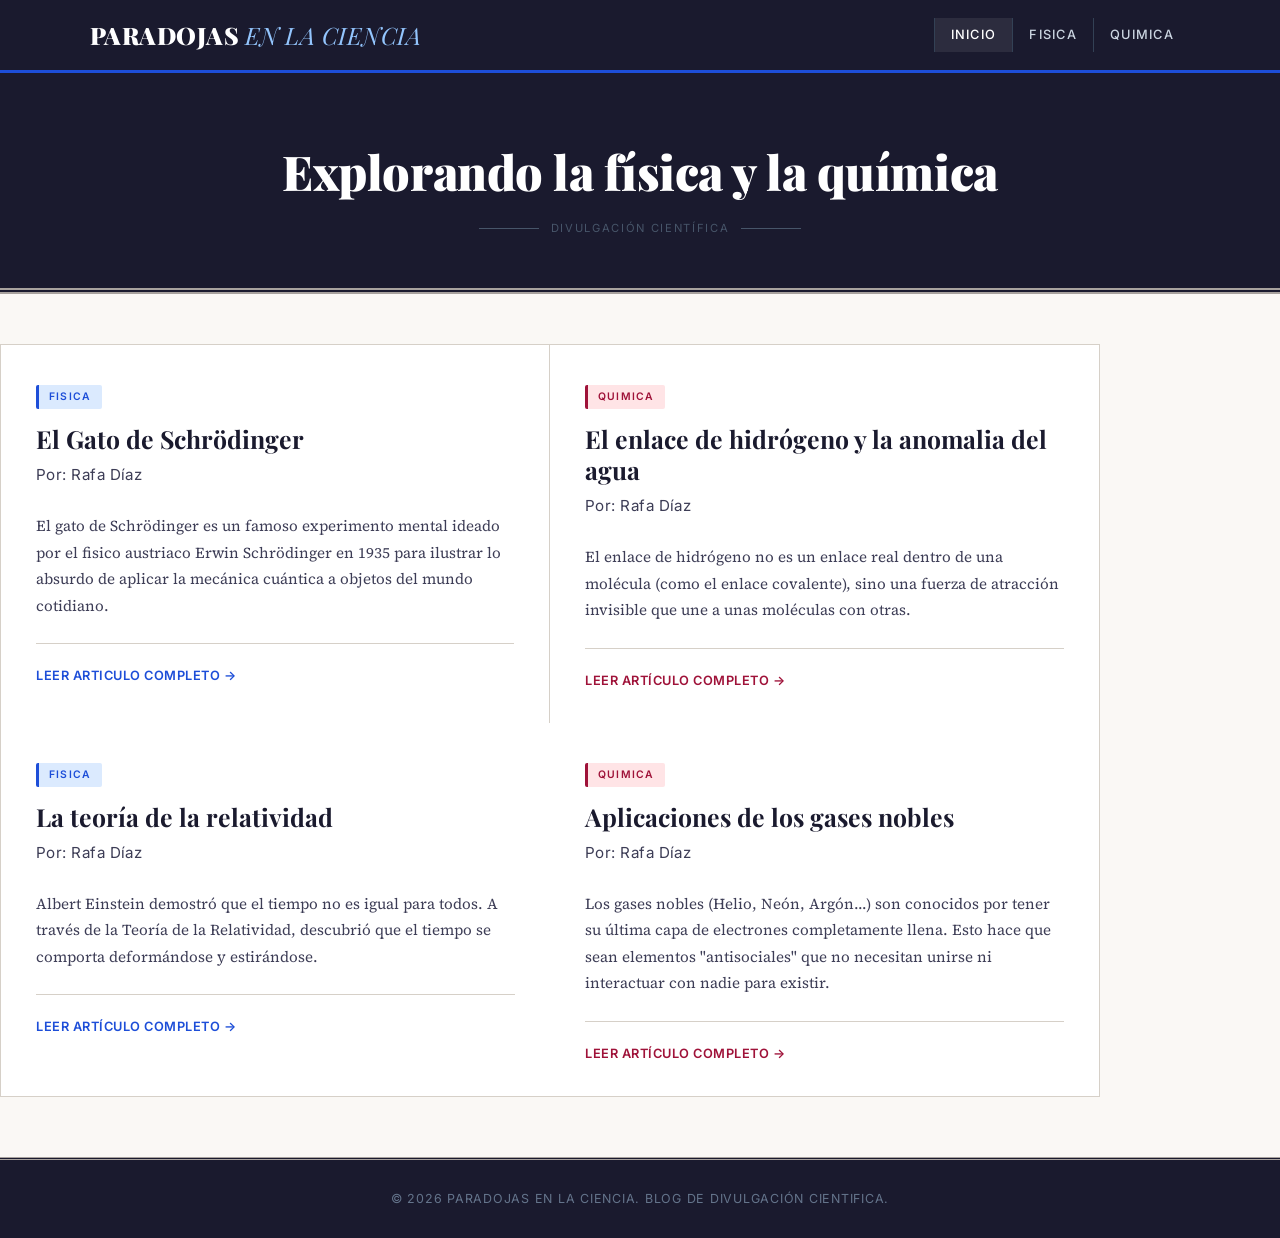
<file: index.html>
<!DOCTYPE html>
<html lang="es">
<head>
    <meta charset="UTF-8">
    <meta name="viewport" content="width=device-width, initial-scale=1.0">
    <title>Paradojas en la ciencia</title>
    <link rel="stylesheet" href="style.css">
</head>
<body>

    <header class="main-header">
        <div class="container header-flex">
            <div class="logo">
                <h1>Paradojas <span>en la ciencia</span></h1>
            </div>
            <nav class="main-nav">
                <ul>
                    <li><a href="index.html" class="nav-active">Inicio</a></li>
                    <li><a href="fisica.html">Fisica</a></li>
                    <li><a href="quimica.html">Quimica</a></li>
                </ul>
            </nav>
        </div>
    </header>

    <section class="hero-section">
        <div class="container">
            <h2>Explorando la física y la química</h2>
            <div class="hero-rule">Divulgación Científica</div>
        </div>
    </section>

    <main class="container grid-sections">

        <section class="card-topic">
            <span class="badge label-fisica">Fisica</span>
            <div class="card-body">
                <h3>El Gato de Schrödinger</h3>
                <p class="author-tag">Por: Rafa Díaz</p>
                <p>El gato de Schrödinger es un famoso experimento mental ideado por el fisico austriaco Erwin Schrödinger en 1935 para ilustrar lo absurdo de aplicar la mecánica cuántica a objetos del mundo cotidiano.</p>
                <div class="featured-link-box">
                    <a href="articulo-fisica.html" class="link-btn btn-fisica">Leer articulo completo &rarr;</a>
                </div>
            </div>
        </section>

        <section class="card-topic">
            <span class="badge label-quimica">Quimica</span>
            <div class="card-body">
                <h3>El enlace de hidrógeno y la anomalia del agua</h3>
                <p class="author-tag">Por: Rafa Díaz</p>
                <p>El enlace de hidrógeno no es un enlace real dentro de una molécula (como el enlace covalente), sino una fuerza de atracción invisible que une a unas moléculas con otras.</p>
                <div class="featured-link-box">
                    <a href="articulo-quimica.html" class="link-btn btn-quimica">Leer artículo completo &rarr;</a>
                </div>
            </div>
        </section>

        <section class="card-topic">
            <span class="badge label-fisica">Fisica</span>
            <div class="card-body">
                <h3>La teoría de la relatividad</h3>
                <p class="author-tag">Por: Rafa Díaz</p>
                <p>Albert Einstein demostró que el tiempo no es igual para todos. A través de la Teoría de la Relatividad, descubrió que el tiempo se comporta deformándose y estirándose.</p>
                <div class="featured-link-box">
                    <a href="articulo-relatividad.html" class="link-btn btn-fisica">Leer artículo completo &rarr;</a>
                </div>
            </div>
        </section>

        <section class="card-topic">
            <span class="badge label-quimica">Quimica</span>
            <div class="card-body">
                <h3>Aplicaciones de los gases nobles</h3>
                <p class="author-tag">Por: Rafa Díaz</p>
                <p>Los gases nobles (Helio, Neón, Argón…) son conocidos por tener su última capa de electrones completamente llena. Esto hace que sean elementos "antisociales" que no necesitan unirse ni interactuar con nadie para existir.</p>
                <div class="featured-link-box">
                    <a href="articulo-gases-nobles.html" class="link-btn btn-quimica">Leer artículo completo &rarr;</a>
                </div>
            </div>
        </section>

    </main>

    <footer class="main-footer">
        <p>&copy; 2026 Paradojas en la ciencia. Blog de divulgación cientifica.</p>
    </footer>

</body>
</html>
</file>
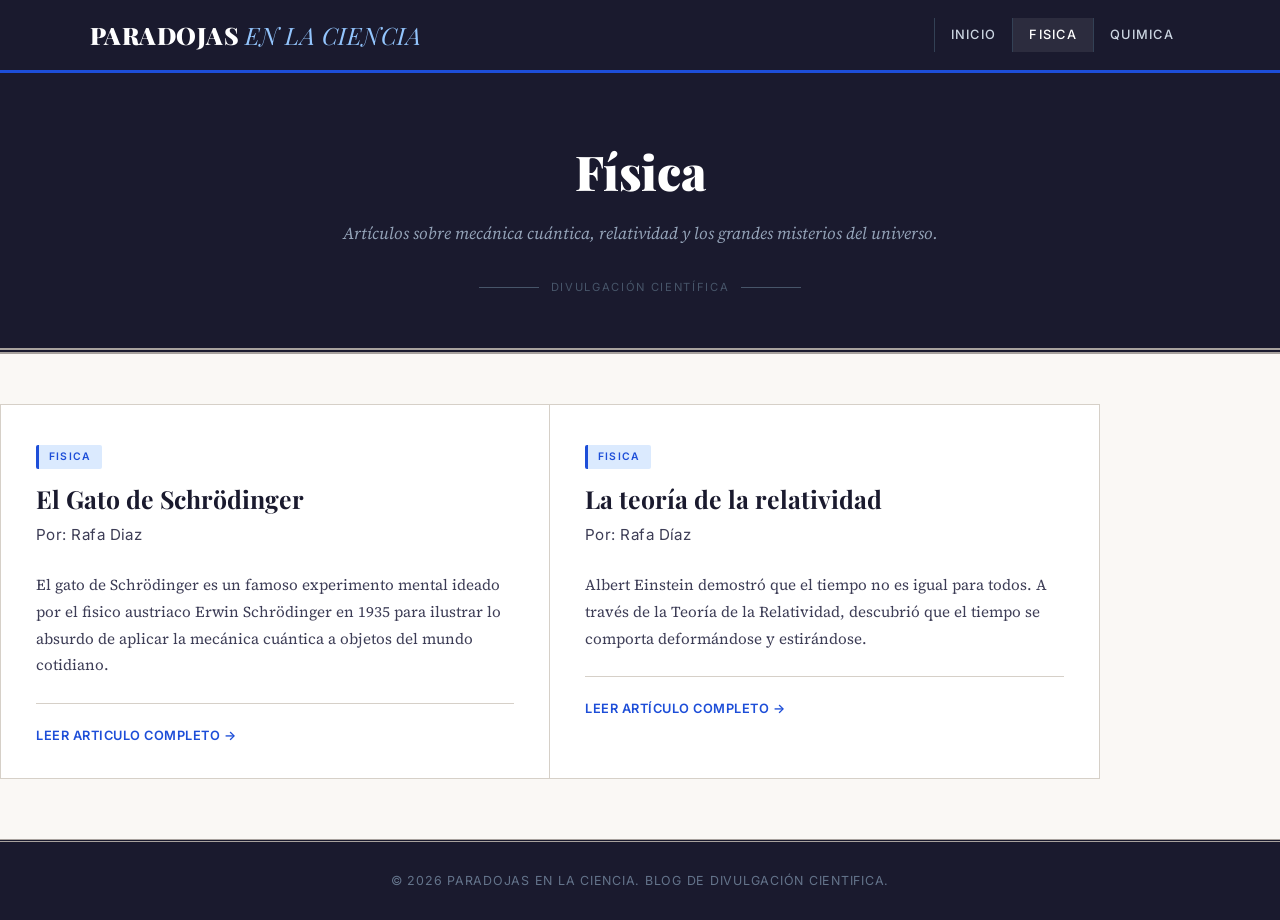
<file: fisica.html>
<!DOCTYPE html>
<html lang="es">
<head>
    <meta charset="UTF-8">
    <meta name="viewport" content="width=device-width, initial-scale=1.0">
    <title>Física — Paradojas en la ciencia</title>
    <link rel="stylesheet" href="style.css">
</head>
<body>

    <header class="main-header">
        <div class="container header-flex">
            <div class="logo">
                <h1>Paradojas <span>en la ciencia</span></h1>
            </div>
            <nav class="main-nav">
                <ul>
                    <li><a href="index.html">Inicio</a></li>
                    <li><a href="fisica.html" class="nav-active">Fisica</a></li>
                    <li><a href="quimica.html">Quimica</a></li>
                </ul>
            </nav>
        </div>
    </header>

    <section class="hero-section">
        <div class="container">
            <h2>Física</h2>
            <p class="hero-tagline">Artículos sobre mecánica cuántica, relatividad y los grandes misterios del universo.</p>
            <div class="hero-rule">Divulgación Científica</div>
        </div>
    </section>

    <main class="container grid-sections">

        <section class="card-topic">
            <span class="badge label-fisica">Fisica</span>
            <div class="card-body">
                <h3>El Gato de Schrödinger</h3>
                <p class="author-tag">Por: Rafa Diaz</p>
                <p>El gato de Schrödinger es un famoso experimento mental ideado por el fisico austriaco Erwin Schrödinger en 1935 para ilustrar lo absurdo de aplicar la mecánica cuántica a objetos del mundo cotidiano.</p>
                <div class="featured-link-box">
                    <a href="articulo-fisica.html" class="link-btn btn-fisica">Leer articulo completo &rarr;</a>
                </div>
            </div>
        </section>

        <section class="card-topic">
            <span class="badge label-fisica">Fisica</span>
            <div class="card-body">
                <h3>La teoría de la relatividad</h3>
                <p class="author-tag">Por: Rafa Díaz</p>
                <p>Albert Einstein demostró que el tiempo no es igual para todos. A través de la Teoría de la Relatividad, descubrió que el tiempo se comporta deformándose y estirándose.</p>
                <div class="featured-link-box">
                    <a href="articulo-relatividad.html" class="link-btn btn-fisica">Leer artículo completo &rarr;</a>
                </div>
            </div>
        </section>

        <!-- Añade aquí nuevas tarjetas de artículos de Física -->

    </main>

    <footer class="main-footer">
        <p>&copy; 2026 Paradojas en la ciencia. Blog de divulgación cientifica.</p>
    </footer>

</body>
</html>
</file>
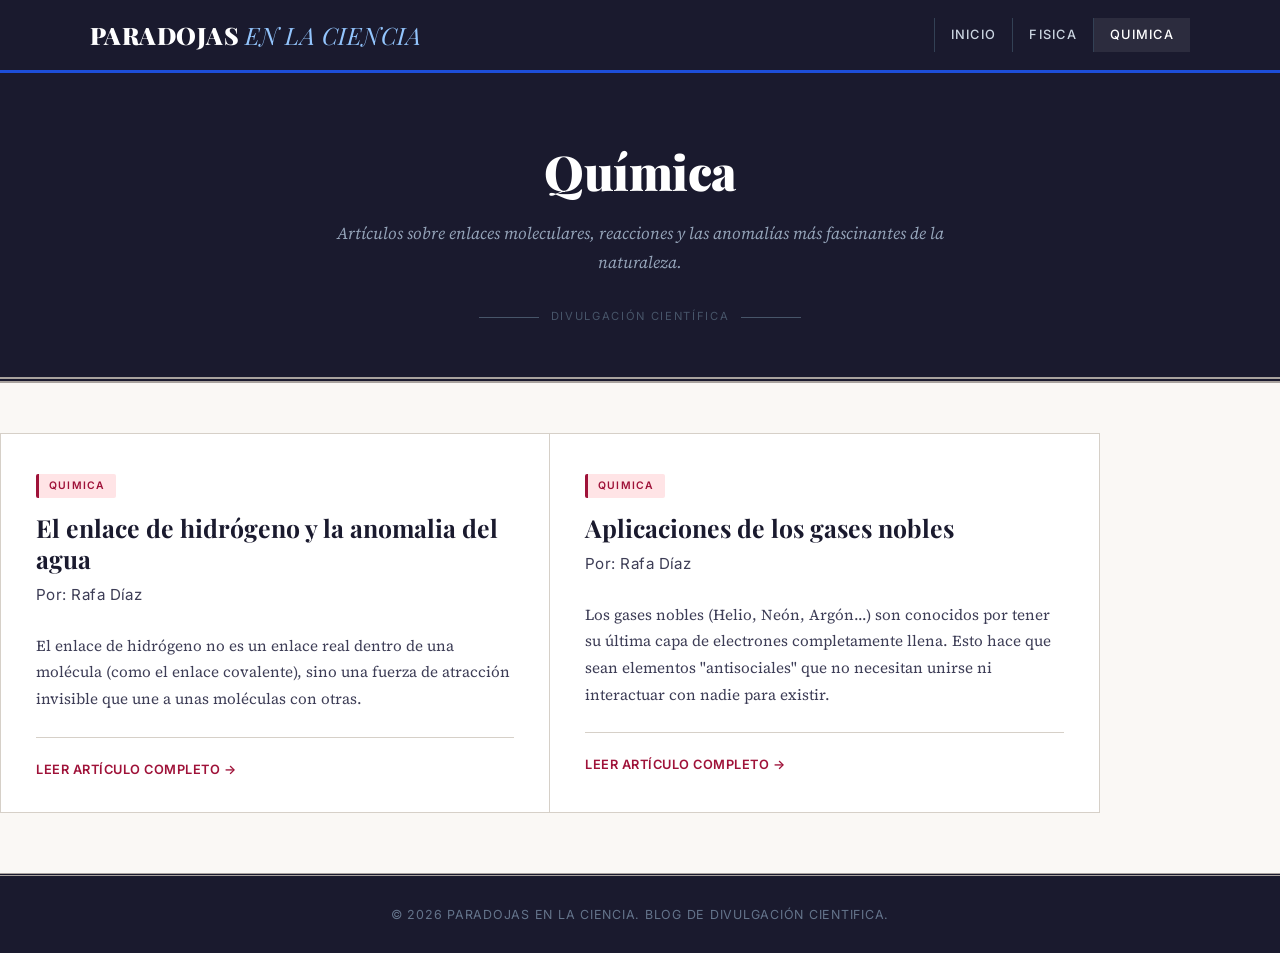
<file: quimica.html>
<!DOCTYPE html>
<html lang="es">
<head>
    <meta charset="UTF-8">
    <meta name="viewport" content="width=device-width, initial-scale=1.0">
    <title>Química — Paradojas en la ciencia</title>
    <link rel="stylesheet" href="style.css">
</head>
<body>

    <header class="main-header">
        <div class="container header-flex">
            <div class="logo">
                <h1>Paradojas <span>en la ciencia</span></h1>
            </div>
            <nav class="main-nav">
                <ul>
                    <li><a href="index.html">Inicio</a></li>
                    <li><a href="fisica.html">Fisica</a></li>
                    <li><a href="quimica.html" class="nav-active">Quimica</a></li>
                </ul>
            </nav>
        </div>
    </header>

    <section class="hero-section">
        <div class="container">
            <h2>Química</h2>
            <p class="hero-tagline">Artículos sobre enlaces moleculares, reacciones y las anomalías más fascinantes de la naturaleza.</p>
            <div class="hero-rule">Divulgación Científica</div>
        </div>
    </section>

    <main class="container grid-sections">

        <section class="card-topic">
            <span class="badge label-quimica">Quimica</span>
            <div class="card-body">
                <h3>El enlace de hidrógeno y la anomalia del agua</h3>
                <p class="author-tag">Por: Rafa Díaz</p>
                <p>El enlace de hidrógeno no es un enlace real dentro de una molécula (como el enlace covalente), sino una fuerza de atracción invisible que une a unas moléculas con otras.</p>
                <div class="featured-link-box">
                    <a href="articulo-quimica.html" class="link-btn btn-quimica">Leer artículo completo &rarr;</a>
                </div>
            </div>
        </section>

        <section class="card-topic">
            <span class="badge label-quimica">Quimica</span>
            <div class="card-body">
                <h3>Aplicaciones de los gases nobles</h3>
                <p class="author-tag">Por: Rafa Díaz</p>
                <p>Los gases nobles (Helio, Neón, Argón…) son conocidos por tener su última capa de electrones completamente llena. Esto hace que sean elementos "antisociales" que no necesitan unirse ni interactuar con nadie para existir.</p>
                <div class="featured-link-box">
                    <a href="articulo-gases-nobles.html" class="link-btn btn-quimica">Leer artículo completo &rarr;</a>
                </div>
            </div>
        </section>

        <!-- Añade aquí nuevas tarjetas de artículos de Química -->

    </main>

    <footer class="main-footer">
        <p>&copy; 2026 Paradojas en la ciencia. Blog de divulgación cientifica.</p>
    </footer>

</body>
</html>
</file>
<file: style.css>
/* ==========================================================================
   PALETA: "Revista Científica"
   Fondo: Crema / Blanco papel (#faf8f5)
   Texto: Tinta profunda (#1a1a2e)
   Acento Física: Azul académico (#1d4ed8)
   Acento Química: Burdeos (#9f1239)
   Borde / Líneas: Gris cálido (#d6d0c8)
   ========================================================================== */

@import url('https://fonts.googleapis.com/css2?family=Playfair+Display:ital,wght@0,400;0,700;0,900;1,400&family=Source+Serif+4:ital,wght@0,300;0,400;0,600;1,300;1,400&family=Inter:wght@400;500;600&display=swap');

:root {
    --paper-bg: #faf8f5;
    --paper-alt: #f0ede8;
    --ink-deep: #1a1a2e;
    --ink-mid: #3d3d56;
    --ink-light: #7a7a94;
    --fisica-blue: #1d4ed8;
    --fisica-light: #dbeafe;
    --quimica-red: #9f1239;
    --quimica-light: #ffe4e6;
    --rule-color: #d6d0c8;
    --rule-dark: #a8a29e;
    --white: #ffffff;
}

* {
    margin: 0;
    padding: 0;
    box-sizing: border-box;
}

body {
    background-color: var(--paper-bg);
    color: var(--ink-deep);
    font-family: 'Source Serif 4', Georgia, serif;
    line-height: 1.75;
}

.container {
    width: 90%;
    max-width: 1100px;
    margin: 0 auto;
}

/* ── CABECERA ── */
.main-header {
    background-color: var(--ink-deep);
    position: sticky;
    top: 0;
    z-index: 100;
    padding: 0;
    border-bottom: 3px solid var(--fisica-blue);
}

.header-flex {
    display: flex;
    justify-content: space-between;
    align-items: center;
    padding: 14px 0;
}

.logo h1 {
    font-family: 'Playfair Display', serif;
    font-size: 1.5rem;
    font-weight: 900;
    color: var(--white);
    letter-spacing: 0.02em;
    text-transform: uppercase;
}

.logo h1 span {
    color: #93c5fd;
    font-style: italic;
    font-weight: 400;
}

.main-nav ul {
    display: flex;
    list-style: none;
    gap: 0;
}

.main-nav ul li a {
    color: #cbd5e1;
    text-decoration: none;
    font-family: 'Inter', sans-serif;
    font-size: 0.8rem;
    font-weight: 500;
    letter-spacing: 0.1em;
    text-transform: uppercase;
    padding: 6px 16px;
    border-left: 1px solid #334155;
    transition: color 0.2s, background-color 0.2s;
    display: block;
}

.main-nav ul li a:hover,
.main-nav ul li a.nav-active {
    color: var(--white);
    background-color: rgba(255,255,255,0.08);
}

/* ── HERO ── */
.hero-section {
    background-color: var(--ink-deep);
    padding: 70px 0 50px;
    text-align: center;
    border-bottom: 6px double var(--rule-dark);
}

.hero-section h2 {
    font-family: 'Playfair Display', serif;
    font-size: 3rem;
    font-weight: 900;
    color: var(--white);
    line-height: 1.2;
    margin-bottom: 18px;
    letter-spacing: -0.01em;
}

.hero-tagline {
    font-family: 'Source Serif 4', serif;
    font-size: 1.05rem;
    font-style: italic;
    color: #94a3b8;
    max-width: 620px;
    margin: 0 auto 30px;
}

.hero-rule {
    display: flex;
    align-items: center;
    justify-content: center;
    gap: 12px;
    color: #475569;
    font-family: 'Inter', sans-serif;
    font-size: 0.7rem;
    letter-spacing: 0.15em;
    text-transform: uppercase;
}

.hero-rule::before,
.hero-rule::after {
    content: '';
    display: block;
    width: 60px;
    height: 1px;
    background-color: #475569;
}

/* ── GRID PRINCIPAL ── */
.grid-sections {
    display: grid;
    grid-template-columns: 1fr 1fr;
    gap: 0;
    margin: 50px 0 60px;
    border: 1px solid var(--rule-color);
}

/* ── TARJETAS ── */
.card-topic {
    padding: 35px 35px 30px;
    position: relative;
    background-color: var(--white);
    transition: background-color 0.2s;
}

.card-topic:first-child {
    border-right: 1px solid var(--rule-color);
}

.card-topic:hover {
    background-color: var(--paper-bg);
}

.badge {
    display: inline-block;
    padding: 3px 10px;
    border-radius: 2px;
    font-family: 'Inter', sans-serif;
    font-size: 0.65rem;
    font-weight: 600;
    letter-spacing: 0.12em;
    text-transform: uppercase;
    margin-bottom: 14px;
}

.label-fisica {
    background-color: var(--fisica-light);
    color: var(--fisica-blue);
    border-left: 3px solid var(--fisica-blue);
}

.label-quimica {
    background-color: var(--quimica-light);
    color: var(--quimica-red);
    border-left: 3px solid var(--quimica-red);
}

.card-body h3 {
    font-family: 'Playfair Display', serif;
    font-size: 1.55rem;
    font-weight: 700;
    line-height: 1.25;
    margin-bottom: 8px;
    color: var(--ink-deep);
}

.author-tag {
    font-family: 'Inter', sans-serif;
    font-size: 0.78rem;
    color: var(--ink-light);
    margin-bottom: 14px;
    letter-spacing: 0.03em;
}

.card-body > p {
    font-size: 0.95rem;
    color: var(--ink-mid);
    margin-bottom: 24px;
}

.featured-link-box {
    border-top: 1px solid var(--rule-color);
    padding-top: 16px;
}

.link-btn {
    font-family: 'Inter', sans-serif;
    font-size: 0.8rem;
    font-weight: 600;
    letter-spacing: 0.04em;
    text-decoration: none;
    text-transform: uppercase;
    transition: letter-spacing 0.2s;
}

.link-btn:hover {
    letter-spacing: 0.08em;
}

.btn-fisica { color: var(--fisica-blue); }
.btn-quimica { color: var(--quimica-red); }

/* ── PIE DE PÁGINA ── */
.main-footer {
    text-align: center;
    padding: 28px 0;
    border-top: 3px double var(--rule-dark);
    background-color: var(--ink-deep);
    color: #64748b;
    font-family: 'Inter', sans-serif;
    font-size: 0.78rem;
    letter-spacing: 0.06em;
    text-transform: uppercase;
}

/* ── ARTÍCULO ── */
.container-article {
    max-width: 780px;
    margin-top: 50px;
    margin-bottom: 70px;
}

.scientific-article {
    background-color: var(--white);
    border: 1px solid var(--rule-color);
    border-top: 4px solid var(--ink-deep);
}

.article-meta-header {
    padding: 36px 48px 24px;
    border-bottom: 1px solid var(--rule-color);
}

.article-meta-header h2 {
    font-family: 'Playfair Display', serif;
    font-size: 2.4rem;
    font-weight: 900;
    line-height: 1.2;
    margin: 14px 0 16px;
    color: var(--ink-deep);
}

.author-info {
    font-family: 'Inter', sans-serif;
    font-size: 0.82rem;
    color: var(--ink-light);
    letter-spacing: 0.04em;
    display: flex;
    align-items: center;
    gap: 8px;
}

.author-info::before {
    content: '';
    display: inline-block;
    width: 20px;
    height: 1px;
    background-color: var(--rule-dark);
}

.article-illustration {
    background-color: var(--paper-alt);
    border-bottom: 1px solid var(--rule-color);
    padding: 30px 48px;
    text-align: center;
}

.article-illustration img {
    max-width: 480px;
    width: 100%;
    height: auto;
    border: 1px solid var(--rule-color);
    background-color: var(--white);
    padding: 8px;
}

.article-text {
    padding: 36px 48px;
    columns: 1;
}

.article-text p {
    font-size: 1.05rem;
    color: var(--ink-mid);
    margin-bottom: 22px;
    text-align: justify;
    hyphens: auto;
}

.article-text p:first-child::first-letter {
    font-family: 'Playfair Display', serif;
    font-size: 4rem;
    font-weight: 900;
    float: left;
    line-height: 0.8;
    margin: 6px 10px 0 0;
    color: var(--ink-deep);
}

.article-list {
    margin: 0 0 22px 20px;
    color: var(--ink-mid);
    font-size: 1.05rem;
    line-height: 1.75;
}

.article-list li {
    margin-bottom: 8px;
}

.article-sources {
    margin: 0;
    border-top: 1px solid var(--rule-color);
    background-color: var(--paper-alt);
    padding: 24px 48px;
}

.article-sources h5 {
    font-family: 'Inter', sans-serif;
    font-size: 0.7rem;
    letter-spacing: 0.12em;
    text-transform: uppercase;
    color: var(--ink-light);
    margin-bottom: 10px;
}

.article-sources ul {
    list-style: none;
    padding: 0;
}

.article-sources ul li {
    font-family: 'Inter', sans-serif;
    font-size: 0.8rem;
    color: var(--ink-light);
    padding: 3px 0;
    border-bottom: 1px dotted var(--rule-color);
}

.article-sources ul li a {
    color: var(--fisica-blue);
    text-decoration: none;
    word-break: break-all;
}

.article-sources ul li a:hover {
    text-decoration: underline;
}

.navigation-footer {
    padding: 24px 48px;
    border-top: 1px solid var(--rule-color);
}

.btn-return {
    display: inline-block;
    padding: 9px 20px;
    text-decoration: none;
    font-family: 'Inter', sans-serif;
    font-size: 0.78rem;
    font-weight: 600;
    letter-spacing: 0.06em;
    text-transform: uppercase;
    transition: background-color 0.2s, color 0.2s;
}

.btn-ret-fisica {
    border: 1px solid var(--fisica-blue);
    color: var(--fisica-blue);
}
.btn-ret-fisica:hover {
    background-color: var(--fisica-blue);
    color: var(--white);
}

.btn-ret-quimica {
    border: 1px solid var(--quimica-red);
    color: var(--quimica-red);
}
.btn-ret-quimica:hover {
    background-color: var(--quimica-red);
    color: var(--white);
}

/* ── RESPONSIVE ── */
@media (max-width: 768px) {
    .grid-sections {
        grid-template-columns: 1fr;
    }
    .card-topic:first-child {
        border-right: none;
        border-bottom: 1px solid var(--rule-color);
    }
    .header-flex {
        flex-direction: column;
        gap: 12px;
        padding: 14px 0;
    }
    .hero-section h2 {
        font-size: 2rem;
    }
    .article-meta-header,
    .article-illustration,
    .article-text,
    .article-sources,
    .navigation-footer {
        padding-left: 22px;
        padding-right: 22px;
    }
    .article-meta-header h2 {
        font-size: 1.8rem;
    }
}
</file>
